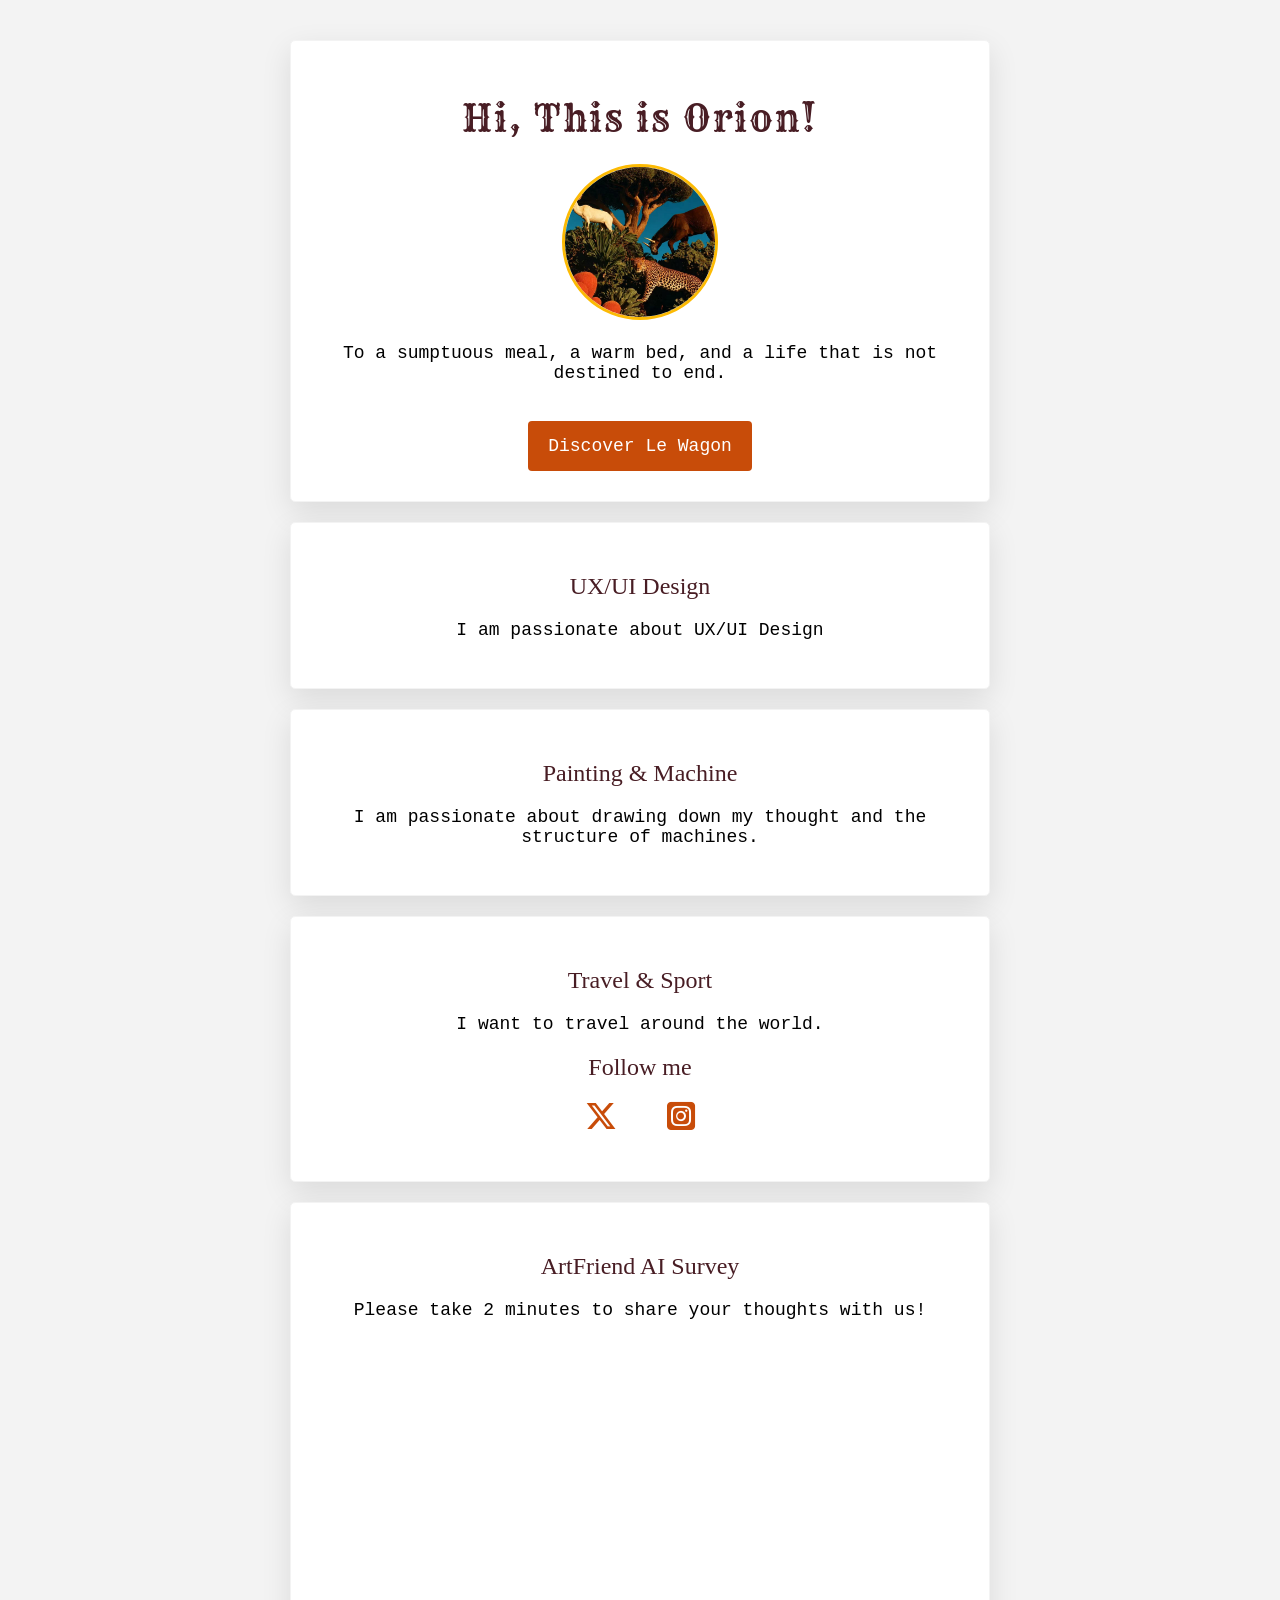
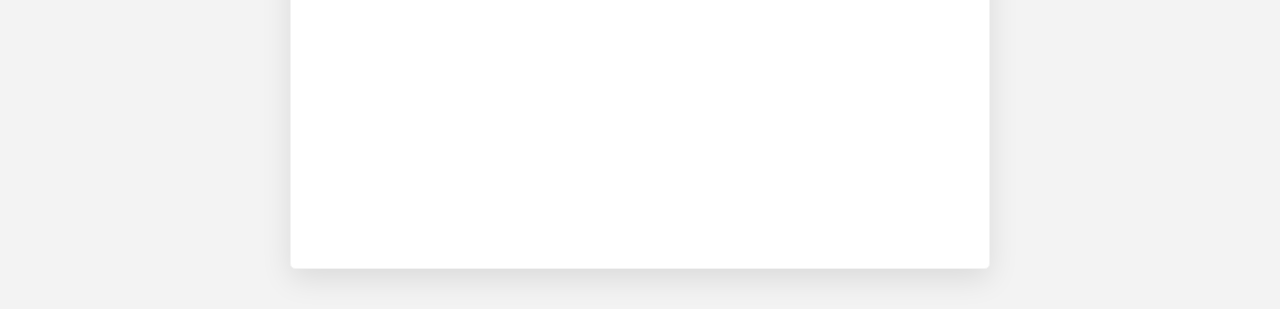
<file: index.html>
<!DOCTYPE html>
<html>
<head>
  <title>Orion's profile</title>
  <meta name="description" content="This is the profile of Orion">
  <meta charset="UTF-8">
  
  <link rel="preconnect" href="https://fonts.googleapis.com">
  <link rel="preconnect" href="https://fonts.gstatic.com" crossorigin>
  <link href="https://fonts.googleapis.com/css2?family=Rye&display=swap" rel="stylesheet">
  <link rel="stylesheet" href="https://cdnjs.cloudflare.com/ajax/libs/font-awesome/6.5.1/css/all.min.css">
  
  <link rel="stylesheet" href="style.css">
</head>

<body>

  <div class="container">
    
    <div class="card-white text-center">
      <h1 class="rye-regular">Hi, This is Orion!</h1>
      <img src="images/image.jpg" alt="Orion" class="img-circle">
      <p>To a sumptuous meal, a warm bed, and a life that is not destined to end.</p>
      <a href="#" target="_blank" class="btn">Discover Le Wagon</a>
    </div>

    <div class="card-white text-center">
      <h2>UX/UI Design</h2>
      <p>I am passionate about UX/UI Design</p>
    </div>

    <div class="card-white text-center">
      <h2>Painting & Machine</h2>
      <p>I am passionate about drawing down my thought and the structure of machines.</p>
    </div>

    <div class="card-white text-center">
      <h2>Travel & Sport</h2>
      <p>I want to travel around the world.</p>
      
      <h2>Follow me</h2>
      <ul class="list-inline">
        <li>
          <a href="https://x.com/wtoutdim" target="_blank">
            <i class="fa-brands fa-x-twitter"></i>
          </a>
        </li>
        <li>
          <a href="https://www.instagram.com/withoutdimension" target="_blank">
            <i class="fa-brands fa-square-instagram"></i>
          </a>
        </li>
      </ul>
    </div>

    <div class="card-white text-center">
      <h2>ArtFriend AI Survey</h2>
      <p>Please take 2 minutes to share your thoughts with us!</p>
      <div style="width: 100%; height: 500px; overflow: hidden;">
        <div data-tf-live="01M5D8FVG4BVGZ74DEZK2TT99V"></div>
      </div>
    </div>

    <script src="//embed.typeform.com/next/embed.js"></script>

  </div>

</body>
</html>
</file>
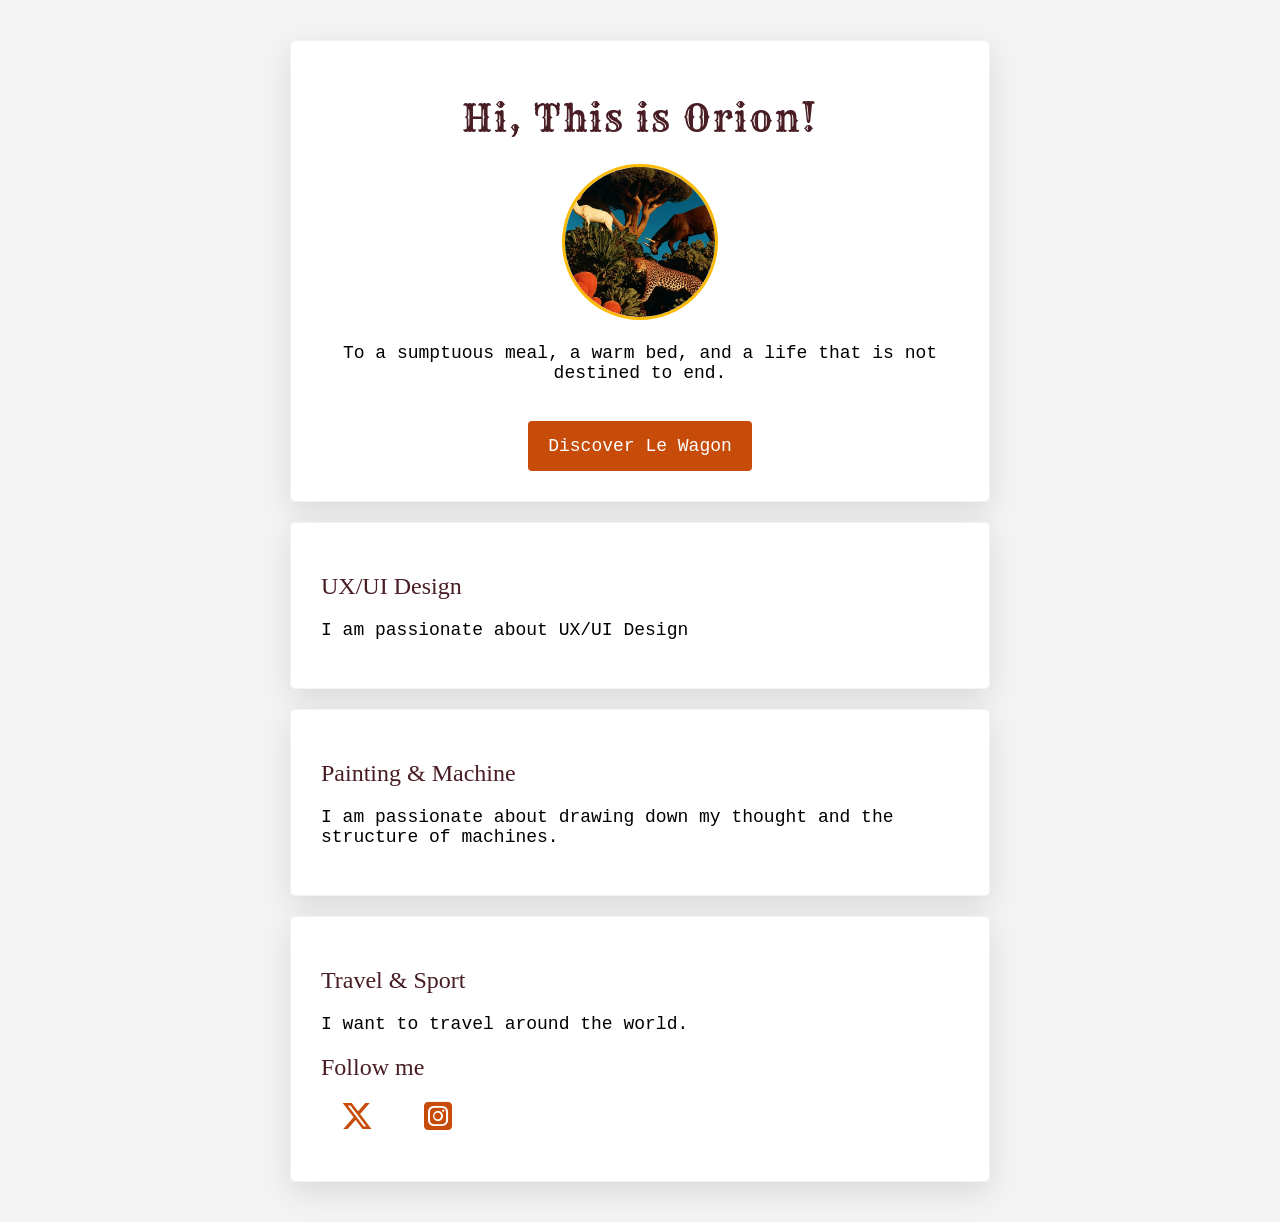
<file: my profile/index.html>
<!DOCTYPE html>
<html>
<head>
  <title>Orion's profile</title>
  <meta name="description" content="This is the profile of Orion">
  <meta charset="UTF-8">
  
  <link rel="preconnect" href="https://fonts.googleapis.com">
  <link rel="preconnect" href="https://fonts.gstatic.com" crossorigin>
  <link href="https://fonts.googleapis.com/css2?family=Rye&display=swap" rel="stylesheet">
  <link rel="stylesheet" href="https://cdnjs.cloudflare.com/ajax/libs/font-awesome/6.5.1/css/all.min.css">
  
  <link rel="stylesheet" href="style.css">
</head>

<body>

  <div class="container">
    
    <div class="card-white text-center">
      <!-- 在这里加入了 rye-regular 类 -->
      <h1 class="rye-regular">Hi, This is Orion!</h1>
      <img src="images/image.jpg" alt="Orion" class="img-circle">
      <p>To a sumptuous meal, a warm bed, and a life that is not destined to end.</p>
      <a href="#" target="_blank" class="btn">Discover Le Wagon</a>
    </div>

    <div class="card-white">
      <h2>UX/UI Design</h2>
      <p>I am passionate about UX/UI Design</p>
    </div>

    <div class="card-white">
      <h2>Painting & Machine</h2>
      <p>I am passionate about drawing down my thought and the structure of machines.</p>
    </div>

    <div class="card-white">
      <h2>Travel & Sport</h2>
      <p>I want to travel around the world.</p>
      
      <h2>Follow me</h2>
      <ul class="list-inline">
        <li>
          <a href="https://x.com/wtoutdim" target="_blank">
            <i class="fa-brands fa-x-twitter"></i>
          </a>
        </li>
        <li>
          <a href="https://www.instagram.com/withoutdimension" target="_blank">
            <i class="fa-brands fa-square-instagram"></i>
          </a>
        </li>
      </ul>
    </div>

  </div>

</body>
</file>
<file: style.css>
/* Colors and fonts */

body {
  background-color: #F3F3F3;
  color: #000000;
  font-family: Courier, monospace;
  font-size: 18px;
}

.rye-regular {
  font-family: "Rye", serif;
  font-weight: 400;
  font-style: normal;
}

h1 {
  color: #481D24;
  font-size: 36px; 
  letter-spacing: 2px;
}

h2 {
  color: #481D24;
  font-family: Times, serif;
  font-weight: lighter;
  font-size: 24px;
}

a {
  text-decoration: none;
  color: #C84C09;
}

a:hover {
  color: #436436;
}

.container {
  width: 700px;
  margin: 40px auto;
}

.card-white {
  background-color: #FFFFFF;
  padding: 30px;
  border-radius: 5px;
  box-shadow: 0px 10px 30px rgba(0, 0, 0, 0.1);
  margin-bottom: 20px;
  border: 1px solid #F3F3F3;
}

.text-center {
  text-align: center;
}

.img-circle {
  border-radius: 50%;
  width: 150px;
  height: 150px;
  object-fit: cover;
  border: 3px solid #FCBA04;
}

.btn {
  background-color: #C84C09;
  color: #FFFFFF;
  padding: 15px 20px;
  border-radius: 4px;
  display: inline-block;
  margin-top: 20px;
}

.btn:hover {
  background-color: #436436;
  color: #FFFFFF;
}

.list-inline {
  list-style: none;
  padding-left: 0;
}

.list-inline > li {
  display: inline;
  padding: 0 20px;
}

.list-inline i {
  font-size: 32px;
}
</file>
<file: my profile/style.css>
/* Colors and fonts */

body {
  background-color: #F3F3F3;
  color: #000000;
  font-family: Courier, monospace;
  font-size: 18px;
}

.rye-regular {
  font-family: "Rye", serif;
  font-weight: 400;
  font-style: normal;
}

h1 {
  color: #481D24;
  font-size: 36px; 
  letter-spacing: 2px;
}

h2 {
  color: #481D24;
  font-family: Times, serif;
  font-weight: lighter;
  font-size: 24px;
}

a {
  text-decoration: none;
  color: #C84C09;
}

a:hover {
  color: #436436;
}

.container {
  width: 700px;
  margin: 40px auto;
}

.card-white {
  background-color: #FFFFFF;
  padding: 30px;
  border-radius: 5px;
  box-shadow: 0px 10px 30px rgba(0, 0, 0, 0.1);
  margin-bottom: 20px;
  border: 1px solid #F3F3F3;
}

.text-center {
  text-align: center;
}

.img-circle {
  border-radius: 50%;
  width: 150px;
  height: 150px;
  object-fit: cover;
  border: 3px solid #FCBA04;
}

.btn {
  background-color: #C84C09;
  color: #FFFFFF;
  padding: 15px 20px;
  border-radius: 4px;
  display: inline-block;
  margin-top: 20px;
}

.btn:hover {
  background-color: #436436;
  color: #FFFFFF;
}

.list-inline {
  list-style: none;
  padding-left: 0;
}

.list-inline > li {
  display: inline;
  padding: 0 20px;
}

.list-inline i {
  font-size: 32px;
}
</file>
